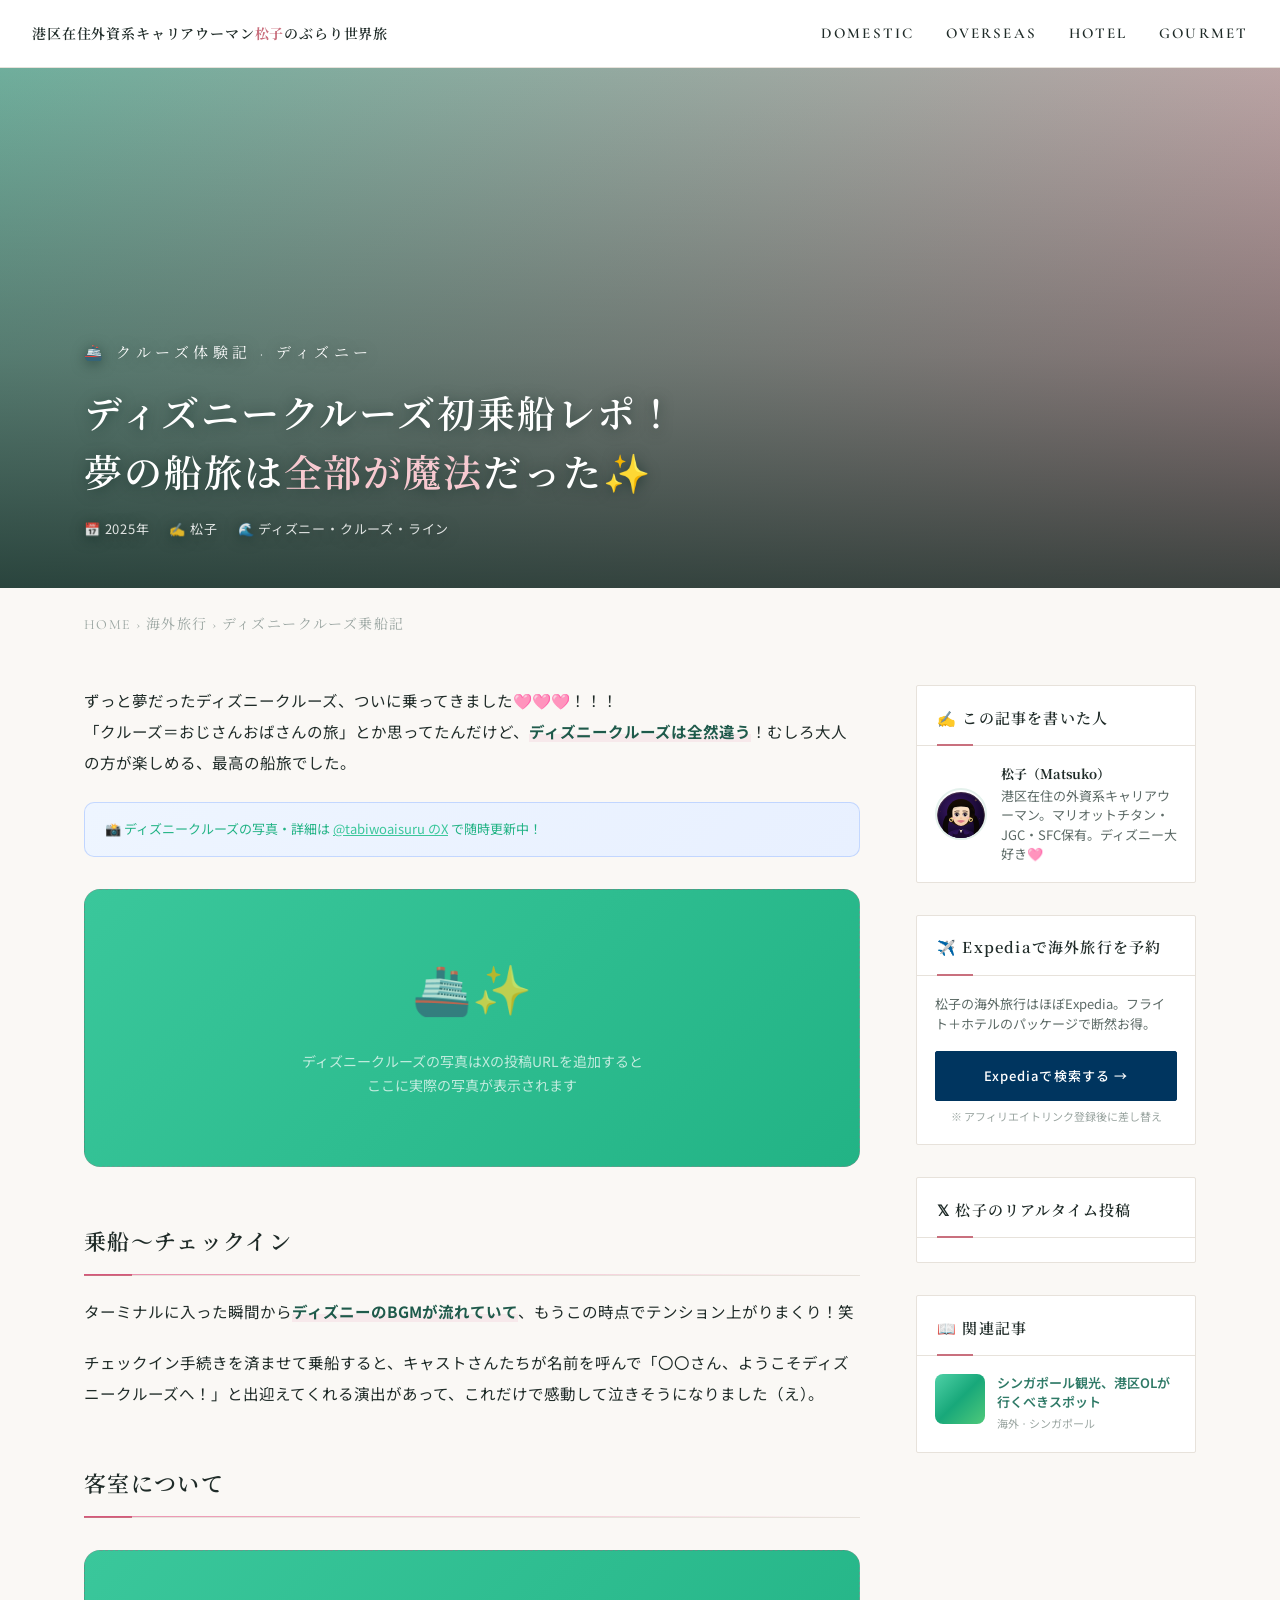
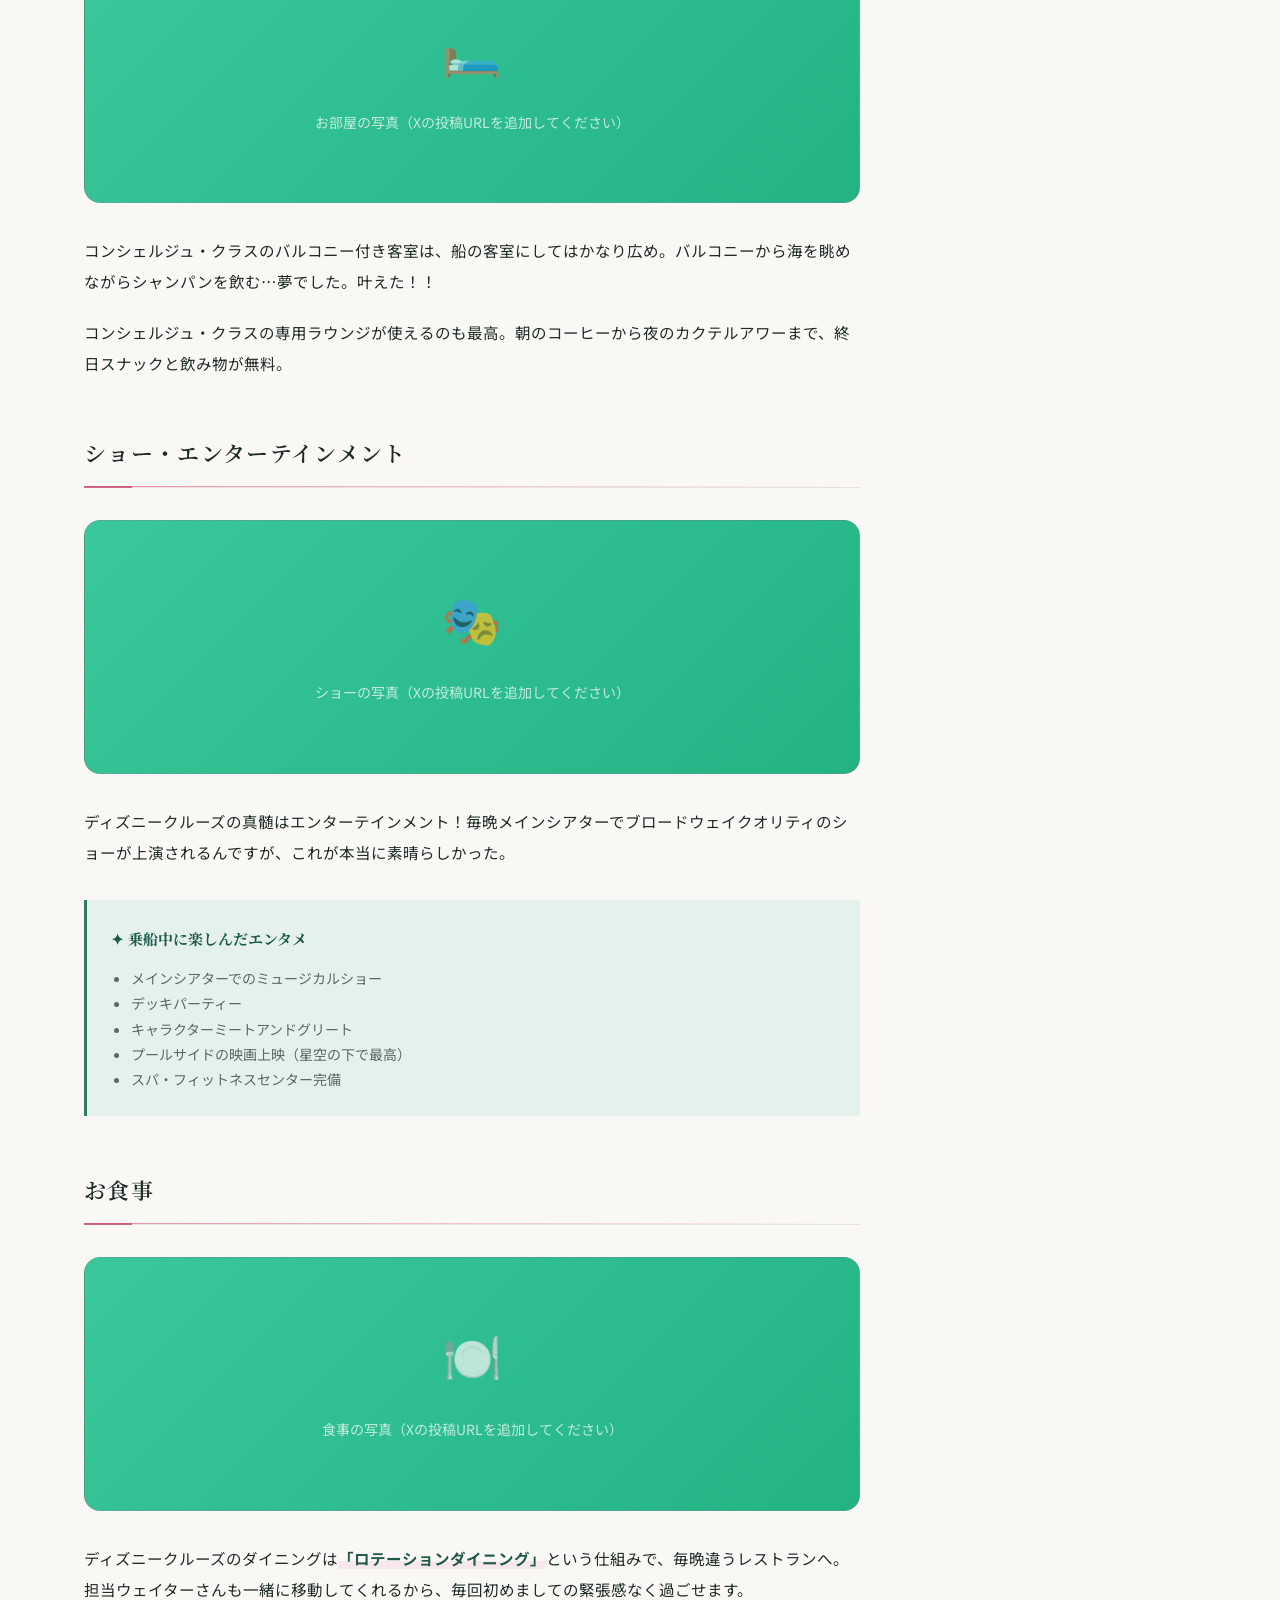
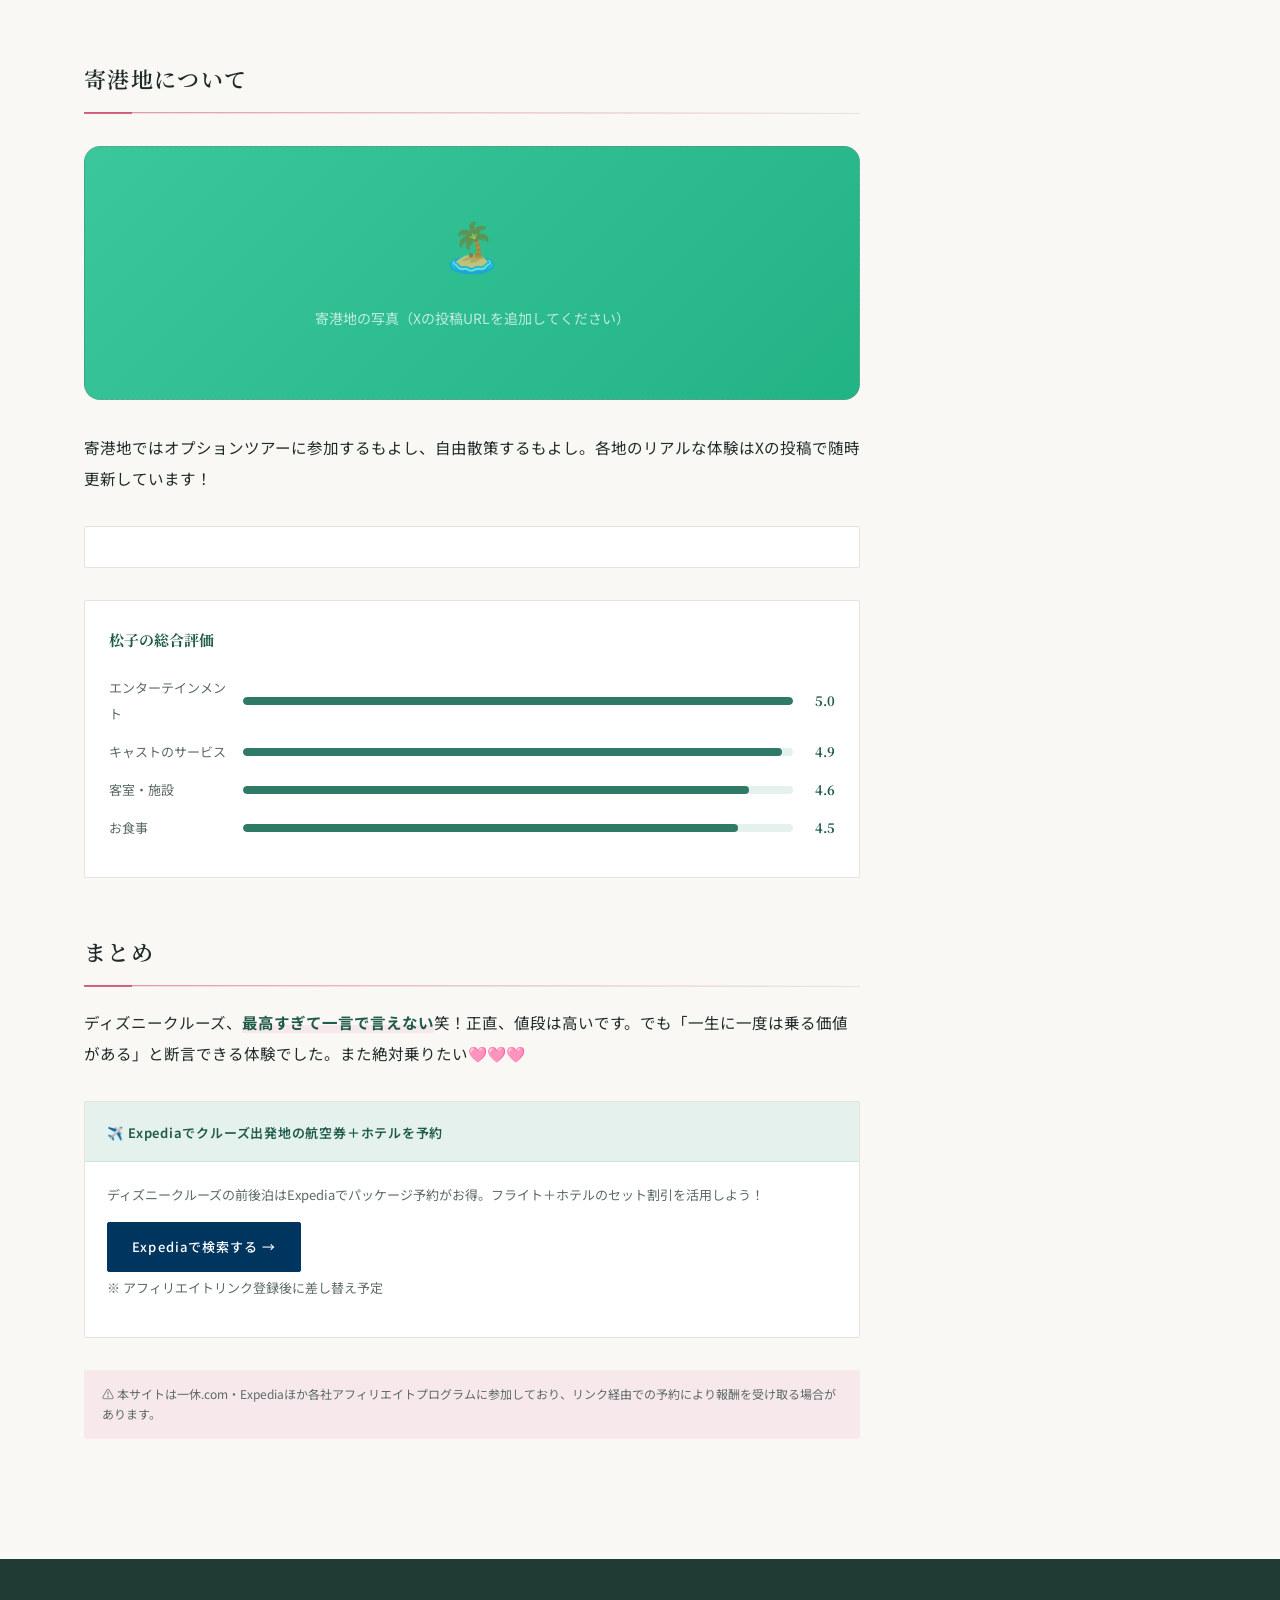
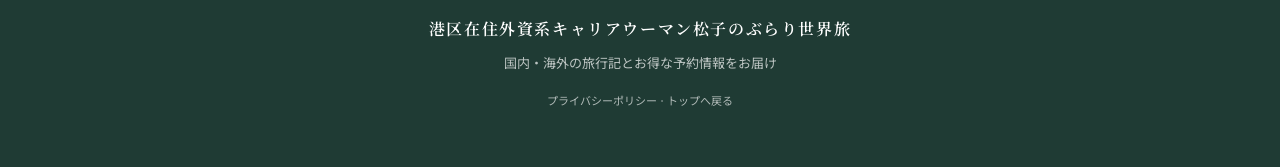
<file: disney-cruise.html>
<!DOCTYPE html>
<html lang="ja">
<head>
<meta charset="UTF-8">
<meta name="viewport" content="width=device-width, initial-scale=1.0">
<title>ディズニークルーズ初乗船レポ！夢の船旅は全部が魔法だった | 松子のぶらり世界旅</title>
<link rel="icon" type="image/svg+xml" href="matsuko-icon.svg">
<style>
*,*::before,*::after{box-sizing:border-box;margin:0;padding:0}
:root{
  --c1:#0fa97c;--c2:#0a9470;
  --acc:#e0457b;--acc2:#ee6a9d;--acc3:#f7a6c4;
  --rose:#c93070;--bg:#eaf7f1;--s1:#ffffff;--t1:#083e2e;--t2:#4a665b;--tm:#8fa89c;
  --gold:linear-gradient(135deg,#ff80b0,#ffb8d3,#ff80b0);
}
html{scroll-behavior:smooth}
body{font-family:-apple-system,BlinkMacSystemFont,'Hiragino Sans','Noto Sans JP',sans-serif;background:var(--bg);color:var(--t1);line-height:1.7}
a{color:inherit;text-decoration:none}
img{max-width:100%;display:block}

header{background:var(--c1);padding:0 1.5rem;position:sticky;top:0;z-index:100;display:flex;align-items:center;justify-content:space-between;height:60px;border-bottom:1px solid rgba(224,69,123,0.3)}
.logo{color:#fff;font-size:15px;font-weight:700;letter-spacing:.04em;line-height:1.3}
.logo span{background:var(--gold);-webkit-background-clip:text;-webkit-text-fill-color:transparent;background-clip:text}
nav a{color:rgba(255,255,255,0.9);font-size:13px;margin-left:1.5rem}
nav a:hover{color:#ffa3c6}

.gold-strip{height:3px;background:linear-gradient(90deg,transparent,#e0457b,#f7a6c4,#e0457b,transparent)}

.article-hero{position:relative;height:440px;overflow:hidden;display:flex;align-items:flex-end;padding:2.5rem}
.article-hero-bg{position:absolute;inset:0;background:linear-gradient(160deg,#4fd1a7 0%,#3ac79b 30%,#2dbd90 60%,#18a87a 100%)}
.article-hero-sparkle{position:absolute;inset:0;background-image:radial-gradient(circle at 20% 40%,rgba(224,69,123,0.25) 0%,transparent 50%),radial-gradient(circle at 75% 60%,rgba(201,48,112,0.2) 0%,transparent 40%)}
.article-hero-overlay{position:absolute;inset:0;background:linear-gradient(to top,rgba(6,95,70,0.7) 0%,rgba(6,95,70,0.1) 70%,transparent 100%)}
.article-hero-content{position:relative;z-index:1;max-width:800px}
.article-eyebrow{display:inline-flex;align-items:center;gap:8px;background:rgba(224,69,123,0.2);border:0.5px solid rgba(224,69,123,0.4);color:var(--acc2);font-size:12px;padding:5px 14px;border-radius:20px;margin-bottom:1rem;letter-spacing:.08em}
.article-hero-content h1{font-size:clamp(22px,4vw,38px);font-weight:700;color:#fff;line-height:1.4;margin-bottom:1rem;text-shadow:0 2px 20px rgba(0,0,0,0.5)}
.article-hero-content h1 em{background:var(--gold);-webkit-background-clip:text;-webkit-text-fill-color:transparent;background-clip:text;font-style:normal}
.article-meta{display:flex;gap:1.25rem;color:rgba(255,255,255,0.6);font-size:13px}

.container{max-width:960px;margin:0 auto;padding:0 1.5rem}
.article-layout{display:grid;grid-template-columns:1fr 280px;gap:2.5rem;padding:2.5rem 0}
@media(max-width:768px){.article-layout{grid-template-columns:1fr}.article-sidebar{display:none}}

.article-body{font-size:15px;line-height:1.9;color:var(--t1)}
.article-body h2{font-size:20px;font-weight:700;margin:2.5rem 0 1rem;padding-bottom:.5rem;position:relative}
.article-body h2::after{content:"";position:absolute;bottom:0;left:0;width:100%;height:1px;background:linear-gradient(90deg,rgba(224,69,123,0.6),transparent)}
.article-body h2::before{content:"";position:absolute;bottom:-1px;left:0;width:60px;height:2px;background:linear-gradient(90deg,#e0457b,#c93070)}
.article-body h3{font-size:17px;font-weight:700;margin:1.75rem 0 .75rem;color:var(--c2)}
.article-body p{margin-bottom:1.25rem}
.article-body strong{color:var(--c1);font-weight:700}

.tweet-gallery{margin:2rem 0}
.tweet-gallery-head{font-size:13px;color:var(--tm);margin-bottom:.875rem;font-weight:600;letter-spacing:.04em}
.tweet-row{display:grid;grid-template-columns:1fr 1fr;gap:1rem;margin-bottom:1rem}
@media(max-width:600px){.tweet-row{grid-template-columns:1fr}}
.tweet-embed-box{background:var(--s1);border-radius:16px;overflow:hidden;margin:2rem 0;border:0.5px solid rgba(224,69,123,0.2);box-shadow:0 4px 20px rgba(5,59,46,0.08);padding:1.25rem}

.photo-placeholder-box{background:linear-gradient(135deg,#3ac79b,#22b385);border-radius:16px;padding:3rem 2rem;text-align:center;margin:2rem 0;color:rgba(255,255,255,0.7);border:1px dashed rgba(224,69,123,0.3)}
.photo-placeholder-box .icon{font-size:48px;margin-bottom:1rem}
.photo-placeholder-box p{font-size:14px;line-height:1.7}

.highlight-box{background:linear-gradient(135deg,#effaf4,#fdf0f5);border:0.5px solid rgba(224,69,123,0.3);border-radius:12px;padding:1.5rem;margin:2rem 0}
.highlight-box h4{font-size:15px;font-weight:700;margin-bottom:.75rem;color:var(--c1)}
.highlight-box ul{padding-left:1.25rem;font-size:14px;color:var(--t2);line-height:1.8}

.info-note{background:linear-gradient(135deg,#eef5ff,#e8f0ff);border:0.5px solid rgba(100,150,255,0.3);border-radius:10px;padding:1rem 1.25rem;margin:1.5rem 0;font-size:13px;color:#22b385;line-height:1.6}

.rating-box{background:var(--s1);border-radius:16px;border:0.5px solid rgba(224,69,123,0.25);padding:1.5rem;margin:2rem 0;box-shadow:0 2px 12px rgba(5,59,46,0.06)}
.rating-box h4{font-size:15px;font-weight:700;margin-bottom:1.25rem;color:var(--c1)}
.rating-row{display:flex;align-items:center;gap:.875rem;margin-bottom:.75rem}
.rating-label{width:120px;font-size:13px;color:var(--t2);flex-shrink:0}
.rating-bar{flex:1;height:8px;background:#e6f6ee;border-radius:4px;overflow:hidden}
.rating-fill{height:100%;border-radius:4px;background:linear-gradient(90deg,#e0457b,#c93070)}
.rating-score{font-size:13px;font-weight:700;color:var(--c1);width:28px;text-align:right}

.aff-card{border-radius:14px;overflow:hidden;background:var(--s1);border:0.5px solid rgba(224,69,123,0.25);margin:2rem 0;box-shadow:0 2px 12px rgba(5,59,46,0.06)}
.aff-card-head{padding:.875rem 1.25rem;background:linear-gradient(135deg,var(--c1),var(--c2))}
.aff-card-head span{color:#fff;font-size:13px;font-weight:600;letter-spacing:.04em}
.aff-card-body{padding:1.125rem 1.25rem}
.aff-card-body p{font-size:13px;color:var(--t2);margin-bottom:1rem;line-height:1.6}
.btn-aff{display:inline-block;padding:10px 20px;border-radius:30px;font-size:13px;font-weight:600;transition:opacity .2s;letter-spacing:.03em}
.btn-aff:hover{opacity:.85}
.btn-expedia{background:linear-gradient(135deg,#00355f,#0057a0);color:#fff;box-shadow:0 3px 14px rgba(0,53,95,0.25)}
.placeholder-note{font-size:11px;color:var(--tm);margin-top:6px}

.breadcrumb{padding:1rem 0;font-size:13px;color:var(--tm)}
.breadcrumb a{color:var(--tm)}

.widget{background:var(--s1);border-radius:14px;border:0.5px solid rgba(224,69,123,0.2);overflow:hidden;margin-bottom:1.5rem;box-shadow:0 2px 12px rgba(5,59,46,0.05)}
.widget-head{padding:.875rem 1.125rem;background:linear-gradient(135deg,var(--c1),var(--c2));color:#fff;font-size:13px;font-weight:700;letter-spacing:.05em}
.widget-body{padding:1.125rem}
.profile-mini{display:flex;align-items:center;gap:.875rem}
.profile-mini-avatar{width:52px;height:52px;border-radius:50%;flex-shrink:0;overflow:hidden;border:2px solid rgba(224,69,123,0.5)}
.profile-mini-text{font-size:13px;color:var(--t2);line-height:1.5}
.profile-mini-text strong{display:block;color:var(--c1);margin-bottom:2px}

.aff-disclaimer{background:linear-gradient(135deg,#effaf4,#fdf0f5);border:0.5px solid rgba(224,69,123,0.3);border-radius:10px;padding:.875rem 1.125rem;font-size:12px;color:var(--t2);margin-top:2rem;line-height:1.7}

footer{background:var(--c1);border-top:1px solid rgba(224,69,123,0.2);color:rgba(255,255,255,0.85);text-align:center;padding:2.5rem 1rem;font-size:13px;margin-top:3rem}
.footer-title{font-size:16px;font-weight:700;margin-bottom:.375rem;background:var(--gold);-webkit-background-clip:text;-webkit-text-fill-color:transparent;background-clip:text}
footer a{color:rgba(255,255,255,0.8)}
header .logo,header nav a,.aff-label,.widget-head,.aff-card-head span,.profile-text,footer,footer a{text-shadow:0 1px 3px rgba(0,100,72,0.45)}
.logo,.widget-head,.aff-card-head span{font-weight:700}
.logo span,.profile-text h3,.footer-title{text-shadow:none;filter:drop-shadow(0 1px 2px rgba(0,100,72,0.35))}
.logo span{background:linear-gradient(135deg,#c2185b,#e0407f,#c2185b);-webkit-background-clip:text;background-clip:text;-webkit-text-fill-color:transparent}
</style>
<link rel="preconnect" href="https://fonts.googleapis.com"><link rel="preconnect" href="https://fonts.gstatic.com" crossorigin>
<link href="https://fonts.googleapis.com/css2?family=Cormorant+Garamond:wght@500;600;700&family=Noto+Sans+JP:wght@400;500;700&family=Noto+Serif+JP:wght@500;600;700&display=swap" rel="stylesheet">
<link rel="stylesheet" href="theme.css">
</head>
<body>

<header>
  <a href="index.html" class="logo">港区在住外資系キャリアウーマン<span>松子</span>のぶらり世界旅</a>
  <nav>
    <a href="index.html">Domestic</a>
    <a href="index.html">Overseas</a>
    <a href="index.html">Hotel</a>
    <a href="index.html">Gourmet</a>
  </nav>
</header>

<div class="gold-strip"></div>

<section class="article-hero">
  <div class="article-hero-bg"></div>
  <div class="article-hero-sparkle"></div>
  <div class="article-hero-overlay"></div>
  <div class="article-hero-content container">
    <div class="article-eyebrow">🚢 クルーズ体験記 · ディズニー</div>
    <h1>ディズニークルーズ初乗船レポ！<br>夢の船旅は<em>全部が魔法</em>だった✨</h1>
    <div class="article-meta">
      <span>📅 2025年</span>
      <span>✍️ 松子</span>
      <span>🌊 ディズニー・クルーズ・ライン</span>
    </div>
  </div>
</section>

<div class="container">
  <div class="breadcrumb">
    <a href="index.html">HOME</a> › <a href="index.html">海外旅行</a> › ディズニークルーズ乗船記
  </div>

  <div class="article-layout">
    <article class="article-body">

      <p>ずっと夢だったディズニークルーズ、ついに乗ってきました🩷🩷🩷！！！<br>
      「クルーズ＝おじさんおばさんの旅」とか思ってたんだけど、<strong>ディズニークルーズは全然違う</strong>！むしろ大人の方が楽しめる、最高の船旅でした。</p>

      <div class="info-note">
        📸 ディズニークルーズの写真・詳細は <a href="https://x.com/tabiwoaisuru" target="_blank" rel="noopener" style="color:#3ac79b;text-decoration:underline">@tabiwoaisuru のX</a> で随時更新中！
      </div>

      <div class="photo-placeholder-box">
        <div class="icon">🚢✨</div>
        <p>ディズニークルーズの写真はXの投稿URLを追加すると<br>ここに実際の写真が表示されます</p>
      </div>

      <h2>乗船〜チェックイン</h2>

      <p>ターミナルに入った瞬間から<strong>ディズニーのBGMが流れていて</strong>、もうこの時点でテンション上がりまくり！笑</p>

      <p>チェックイン手続きを済ませて乗船すると、キャストさんたちが名前を呼んで「〇〇さん、ようこそディズニークルーズへ！」と出迎えてくれる演出があって、これだけで感動して泣きそうになりました（え）。</p>

      <h2>客室について</h2>

      <div class="photo-placeholder-box">
        <div class="icon">🛏️</div>
        <p>お部屋の写真（Xの投稿URLを追加してください）</p>
      </div>

      <p>コンシェルジュ・クラスのバルコニー付き客室は、船の客室にしてはかなり広め。バルコニーから海を眺めながらシャンパンを飲む…夢でした。叶えた！！</p>

      <p>コンシェルジュ・クラスの専用ラウンジが使えるのも最高。朝のコーヒーから夜のカクテルアワーまで、終日スナックと飲み物が無料。</p>

      <h2>ショー・エンターテインメント</h2>

      <div class="photo-placeholder-box">
        <div class="icon">🎭</div>
        <p>ショーの写真（Xの投稿URLを追加してください）</p>
      </div>

      <p>ディズニークルーズの真髄はエンターテインメント！毎晩メインシアターでブロードウェイクオリティのショーが上演されるんですが、これが本当に素晴らしかった。</p>

      <div class="highlight-box">
        <h4>✦ 乗船中に楽しんだエンタメ</h4>
        <ul>
          <li>メインシアターでのミュージカルショー</li>
          <li>デッキパーティー</li>
          <li>キャラクターミートアンドグリート</li>
          <li>プールサイドの映画上映（星空の下で最高）</li>
          <li>スパ・フィットネスセンター完備</li>
        </ul>
      </div>

      <h2>お食事</h2>

      <div class="photo-placeholder-box">
        <div class="icon">🍽️</div>
        <p>食事の写真（Xの投稿URLを追加してください）</p>
      </div>

      <p>ディズニークルーズのダイニングは<strong>「ロテーションダイニング」</strong>という仕組みで、毎晩違うレストランへ。担当ウェイターさんも一緒に移動してくれるから、毎回初めましての緊張感なく過ごせます。</p>

      <h2>寄港地について</h2>

      <div class="photo-placeholder-box">
        <div class="icon">🏝️</div>
        <p>寄港地の写真（Xの投稿URLを追加してください）</p>
      </div>

      <p>寄港地ではオプションツアーに参加するもよし、自由散策するもよし。各地のリアルな体験はXの投稿で随時更新しています！</p>

      <div class="tweet-embed-box">
        <blockquote class="twitter-tweet" data-lang="ja" data-theme="light">
          <a href="https://x.com/tabiwoaisuru"></a>
        </blockquote>
      </div>

      <div class="rating-box">
        <h4>松子の総合評価</h4>
        <div class="rating-row">
          <span class="rating-label">エンターテインメント</span>
          <div class="rating-bar"><div class="rating-fill" style="width:100%"></div></div>
          <span class="rating-score">5.0</span>
        </div>
        <div class="rating-row">
          <span class="rating-label">キャストのサービス</span>
          <div class="rating-bar"><div class="rating-fill" style="width:98%"></div></div>
          <span class="rating-score">4.9</span>
        </div>
        <div class="rating-row">
          <span class="rating-label">客室・施設</span>
          <div class="rating-bar"><div class="rating-fill" style="width:92%"></div></div>
          <span class="rating-score">4.6</span>
        </div>
        <div class="rating-row">
          <span class="rating-label">お食事</span>
          <div class="rating-bar"><div class="rating-fill" style="width:90%"></div></div>
          <span class="rating-score">4.5</span>
        </div>
      </div>

      <h2>まとめ</h2>
      <p>ディズニークルーズ、<strong>最高すぎて一言で言えない</strong>笑！正直、値段は高いです。でも「一生に一度は乗る価値がある」と断言できる体験でした。また絶対乗りたい🩷🩷🩷</p>

      <div class="aff-card">
        <div class="aff-card-head"><span>✈️ Expediaでクルーズ出発地の航空券＋ホテルを予約</span></div>
        <div class="aff-card-body">
          <p>ディズニークルーズの前後泊はExpediaでパッケージ予約がお得。フライト＋ホテルのセット割引を活用しよう！</p>
          <a href="#" class="btn-aff btn-expedia">Expediaで検索する →</a>
          <p class="placeholder-note">※ アフィリエイトリンク登録後に差し替え予定</p>
        </div>
      </div>

      <div class="aff-disclaimer">
        ⚠️ 本サイトは一休.com・Expediaほか各社アフィリエイトプログラムに参加しており、リンク経由での予約により報酬を受け取る場合があります。
      </div>
    </article>

    <aside class="article-sidebar">
      <div class="widget">
        <div class="widget-head">✍️ この記事を書いた人</div>
        <div class="widget-body">
          <div class="profile-mini">
            <div class="profile-mini-avatar"><img src="matsuko-icon.svg" alt="松子" width="52" height="52"></div>
            <div class="profile-mini-text">
              <strong>松子（Matsuko）</strong>
              港区在住の外資系キャリアウーマン。マリオットチタン・JGC・SFC保有。ディズニー大好き🩷
            </div>
          </div>
        </div>
      </div>

      <div class="widget">
        <div class="widget-head">✈️ Expediaで海外旅行を予約</div>
        <div class="widget-body">
          <p style="font-size:13px;color:var(--t2);margin-bottom:1rem;line-height:1.6">松子の海外旅行はほぼExpedia。フライト＋ホテルのパッケージで断然お得。</p>
          <a href="#" class="btn-aff btn-expedia" style="display:block;text-align:center;padding:12px">Expediaで検索する →</a>
          <p class="placeholder-note" style="margin-top:6px;text-align:center">※ アフィリエイトリンク登録後に差し替え</p>
        </div>
      </div>

      <div class="widget">
        <div class="widget-head">𝕏 松子のリアルタイム投稿</div>
        <div class="widget-body" style="padding:.75rem">
          <blockquote class="twitter-tweet" data-lang="ja" data-theme="light">
            <a href="https://x.com/tabiwoaisuru/status/1993932239659471070"></a>
          </blockquote>
        </div>
      </div>

      <div class="widget">
        <div class="widget-head">📖 関連記事</div>
        <div class="widget-body">
          <a href="singapore.html" style="display:flex;gap:.75rem;align-items:flex-start">
            <div style="width:50px;height:50px;border-radius:8px;flex-shrink:0;background:linear-gradient(135deg,#4fd1a7,#18a87a,#4fc97a)"></div>
            <div>
              <div style="font-size:13px;font-weight:600;color:var(--c1);line-height:1.4">シンガポール観光、港区OLが行くべきスポット</div>
              <div style="font-size:11px;color:var(--tm);margin-top:3px">海外 · シンガポール</div>
            </div>
          </a>
        </div>
      </div>
    </aside>
  </div>
</div>

<footer>
  <p class="footer-title">港区在住外資系キャリアウーマン松子のぶらり世界旅</p>
  <p>国内・海外の旅行記とお得な予約情報をお届け</p>
  <p style="margin-top:1rem;font-size:11px"><a href="#">プライバシーポリシー</a> · <a href="index.html">トップへ戻る</a></p>
</footer>

<script async src="https://platform.twitter.com/widgets.js" charset="utf-8"></script>
</body>
</html>
</file>
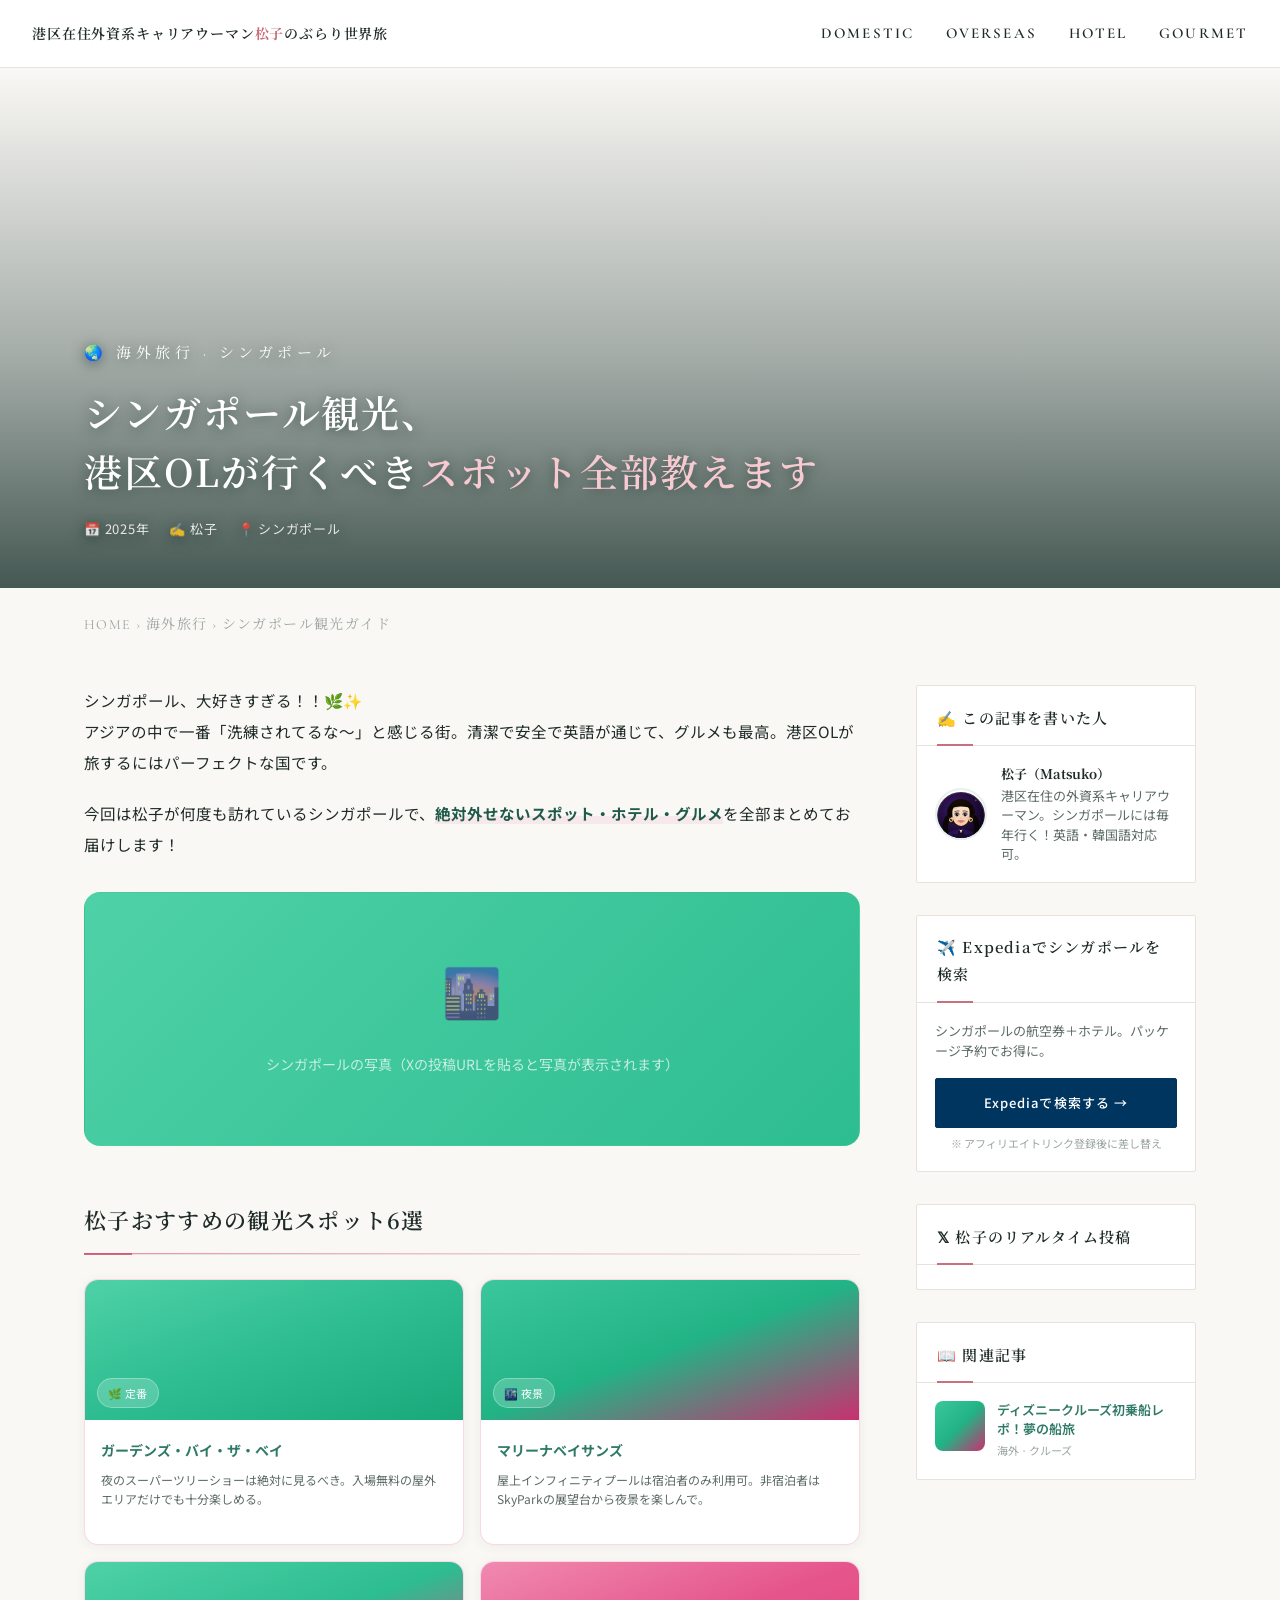
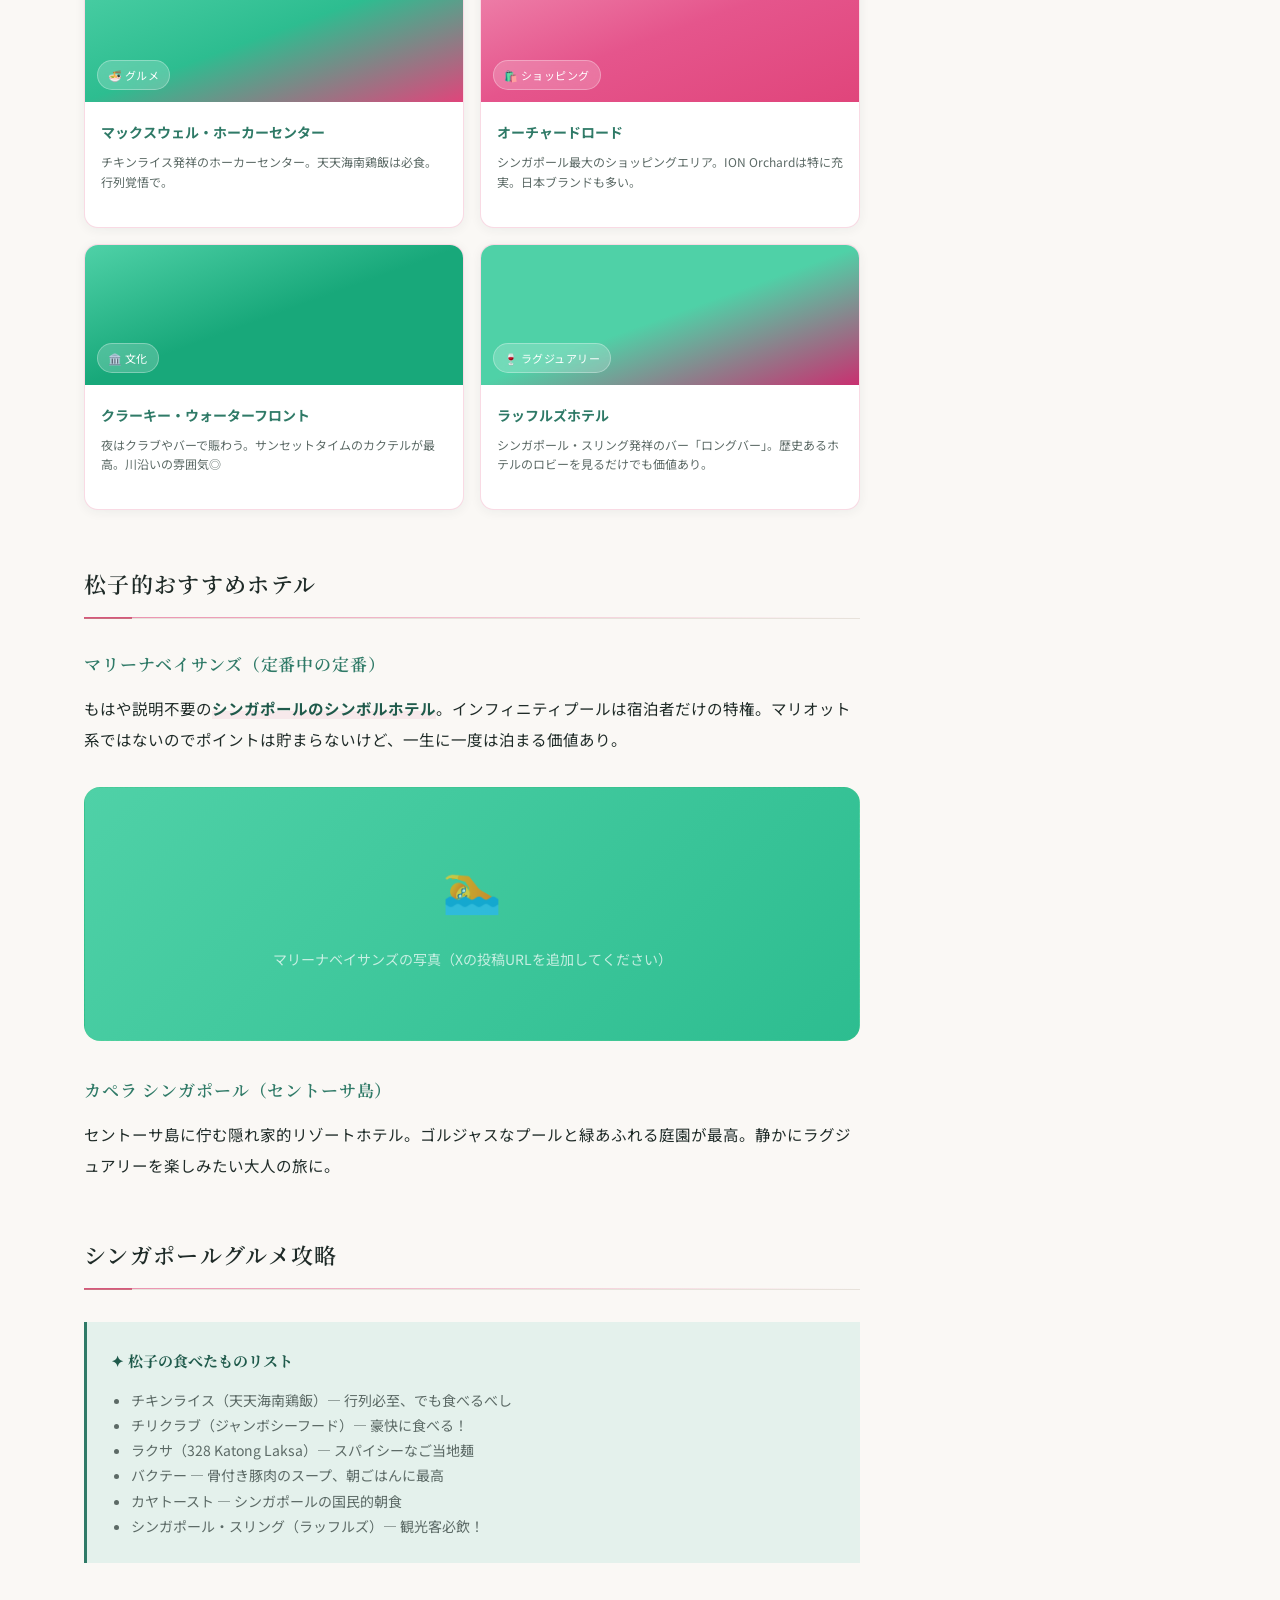
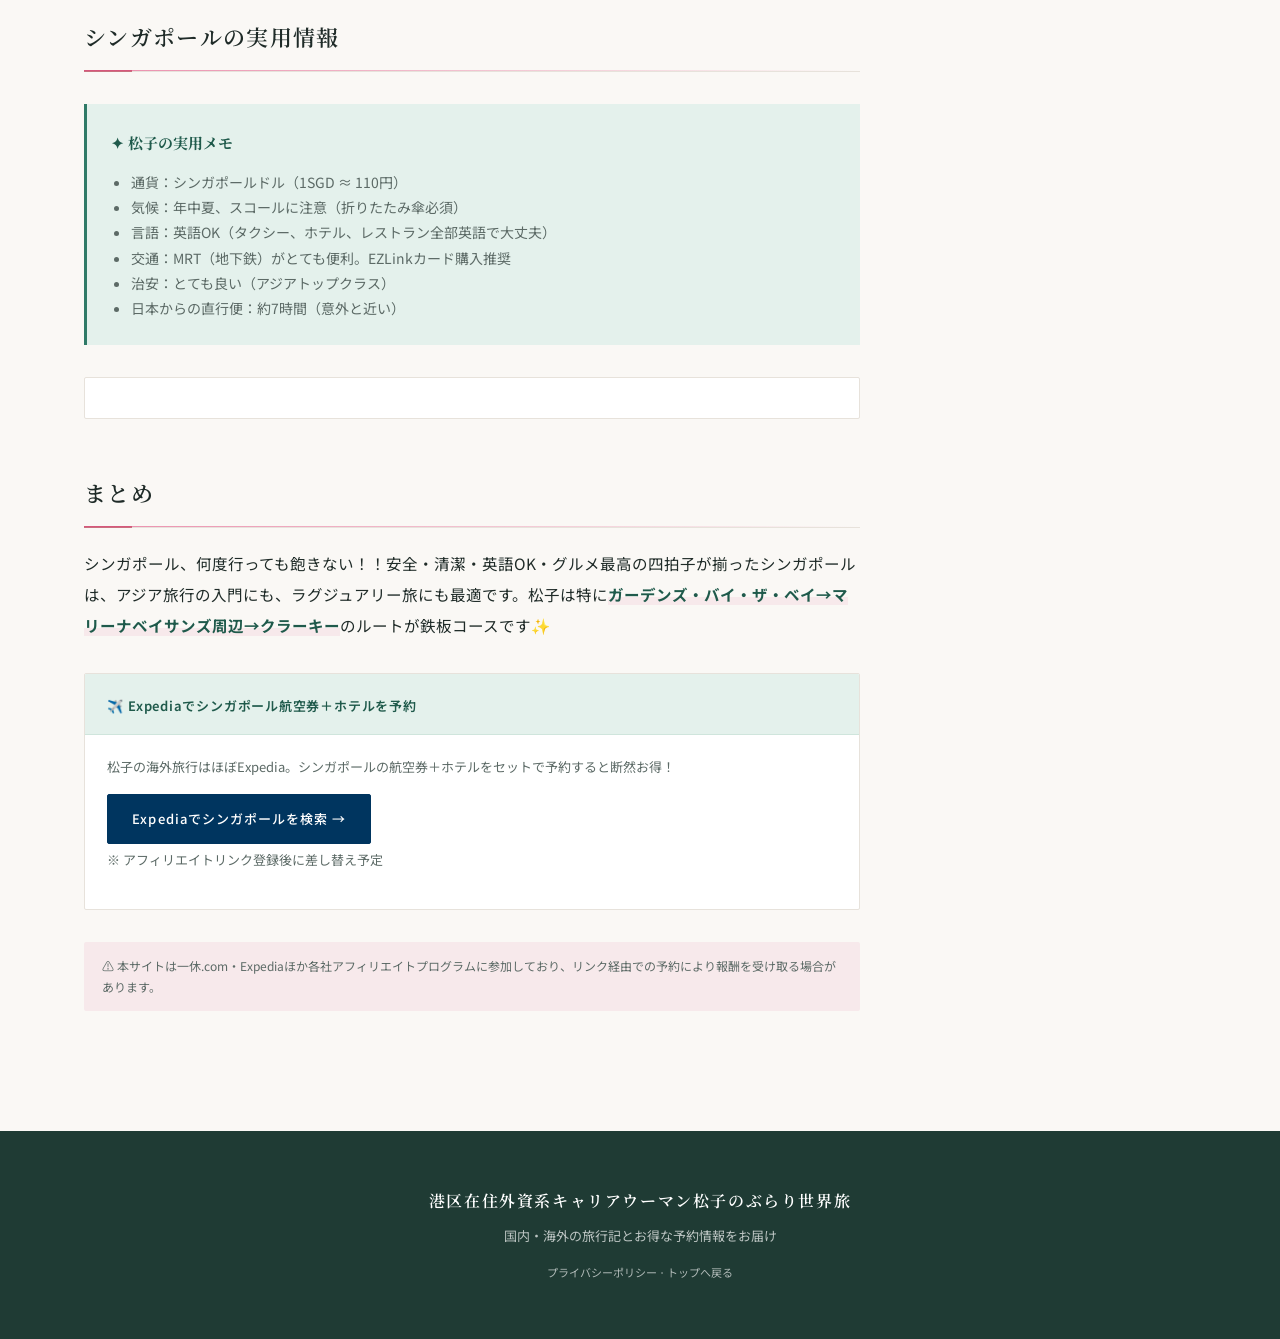
<file: singapore.html>
<!DOCTYPE html>
<html lang="ja">
<head>
<meta charset="UTF-8">
<meta name="viewport" content="width=device-width, initial-scale=1.0">
<title>シンガポール観光、港区外資系OLが行くべきスポット全部教えます | 松子のぶらり世界旅</title>
<link rel="icon" type="image/svg+xml" href="matsuko-icon.svg">
<style>
*,*::before,*::after{box-sizing:border-box;margin:0;padding:0}
:root{
  --c1:#0fa97c;--c2:#0a9470;
  --acc:#e0457b;--acc2:#ee6a9d;--acc3:#f7a6c4;
  --rose:#c93070;--bg:#eaf7f1;--s1:#ffffff;--t1:#083e2e;--t2:#4a665b;--tm:#8fa89c;
  --gold:linear-gradient(135deg,#ff80b0,#ffb8d3,#ff80b0);
}
html{scroll-behavior:smooth}
body{font-family:-apple-system,BlinkMacSystemFont,'Hiragino Sans','Noto Sans JP',sans-serif;background:var(--bg);color:var(--t1);line-height:1.7}
a{color:inherit;text-decoration:none}
img{max-width:100%;display:block}

header{background:var(--c1);padding:0 1.5rem;position:sticky;top:0;z-index:100;display:flex;align-items:center;justify-content:space-between;height:60px;border-bottom:1px solid rgba(224,69,123,0.3)}
.logo{color:#fff;font-size:15px;font-weight:700;letter-spacing:.04em;line-height:1.3}
.logo span{background:var(--gold);-webkit-background-clip:text;-webkit-text-fill-color:transparent;background-clip:text}
nav a{color:rgba(255,255,255,0.9);font-size:13px;margin-left:1.5rem}
nav a:hover{color:#ffa3c6}

.gold-strip{height:3px;background:linear-gradient(90deg,transparent,#e0457b,#f7a6c4,#e0457b,transparent)}

.article-hero{position:relative;height:440px;overflow:hidden;display:flex;align-items:flex-end;padding:2.5rem}
.article-hero-bg{position:absolute;inset:0;background:linear-gradient(160deg,#4fd1a7 0%,#4fd1a7 30%,#2dbd90 60%,#18a87a 85%,#18a87a 100%)}
.article-hero-sparkle{position:absolute;inset:0;background-image:radial-gradient(circle at 25% 50%,rgba(224,69,123,0.2) 0%,transparent 50%),radial-gradient(circle at 80% 30%,rgba(79,201,122,0.15) 0%,transparent 40%)}
.article-hero-overlay{position:absolute;inset:0;background:linear-gradient(to top,rgba(6,95,70,0.7) 0%,rgba(6,95,70,0.1) 70%,transparent 100%)}
.article-hero-content{position:relative;z-index:1;max-width:800px}
.article-eyebrow{display:inline-flex;align-items:center;gap:8px;background:rgba(224,69,123,0.2);border:0.5px solid rgba(224,69,123,0.4);color:var(--acc2);font-size:12px;padding:5px 14px;border-radius:20px;margin-bottom:1rem;letter-spacing:.08em}
.article-hero-content h1{font-size:clamp(22px,4vw,38px);font-weight:700;color:#fff;line-height:1.4;margin-bottom:1rem;text-shadow:0 2px 20px rgba(0,0,0,0.5)}
.article-hero-content h1 em{background:var(--gold);-webkit-background-clip:text;-webkit-text-fill-color:transparent;background-clip:text;font-style:normal}
.article-meta{display:flex;gap:1.25rem;color:rgba(255,255,255,0.6);font-size:13px}

.container{max-width:960px;margin:0 auto;padding:0 1.5rem}
.article-layout{display:grid;grid-template-columns:1fr 280px;gap:2.5rem;padding:2.5rem 0}
@media(max-width:768px){.article-layout{grid-template-columns:1fr}.article-sidebar{display:none}}

.article-body{font-size:15px;line-height:1.9;color:var(--t1)}
.article-body h2{font-size:20px;font-weight:700;margin:2.5rem 0 1rem;padding-bottom:.5rem;position:relative}
.article-body h2::after{content:"";position:absolute;bottom:0;left:0;width:100%;height:1px;background:linear-gradient(90deg,rgba(224,69,123,0.6),transparent)}
.article-body h2::before{content:"";position:absolute;bottom:-1px;left:0;width:60px;height:2px;background:linear-gradient(90deg,#e0457b,#c93070)}
.article-body h3{font-size:17px;font-weight:700;margin:1.75rem 0 .75rem;color:var(--c2)}
.article-body p{margin-bottom:1.25rem}
.article-body strong{color:var(--c1);font-weight:700}

.spot-cards{display:grid;grid-template-columns:1fr 1fr;gap:1rem;margin:1.5rem 0}
@media(max-width:560px){.spot-cards{grid-template-columns:1fr}}
.spot-card{background:var(--s1);border-radius:14px;overflow:hidden;border:0.5px solid rgba(224,69,123,0.2);box-shadow:0 2px 12px rgba(5,59,46,0.06);transition:transform .2s,box-shadow .2s}
.spot-card:hover{transform:translateY(-4px);box-shadow:0 8px 28px rgba(5,59,46,0.12)}
.spot-card-thumb{height:140px;display:flex;align-items:flex-end;padding:.75rem;position:relative}
.spot-card-thumb.s1{background:linear-gradient(160deg,#4fd1a7,#2dbd90,#18a87a)}
.spot-card-thumb.s2{background:linear-gradient(160deg,#3ac79b,#22b385,#c93070)}
.spot-card-thumb.s3{background:linear-gradient(160deg,#4fd1a7,#2dbd90,#e0457b)}
.spot-card-thumb.s4{background:linear-gradient(160deg,#f08ab0,#e5558c,#e0457b)}
.spot-card-thumb.s5{background:linear-gradient(160deg,#4fd1a7,#18a87a,#18a87a)}
.spot-card-thumb.s6{background:linear-gradient(160deg,#4fd1a7,#4fd1a7,#c93070)}
.spot-badge{background:rgba(255,255,255,0.2);backdrop-filter:blur(6px);color:#fff;font-size:11px;padding:3px 10px;border-radius:20px;border:0.5px solid rgba(255,255,255,0.3);letter-spacing:.04em}
.spot-card-body{padding:1rem}
.spot-card-body h4{font-size:14px;font-weight:700;margin-bottom:.375rem;color:var(--c1)}
.spot-card-body p{font-size:12px;color:var(--t2);line-height:1.6}

.photo-placeholder-box{background:linear-gradient(135deg,#4fd1a7,#2dbd90);border-radius:16px;padding:3rem 2rem;text-align:center;margin:2rem 0;color:rgba(255,255,255,0.7);border:1px dashed rgba(79,201,122,0.3)}
.photo-placeholder-box .icon{font-size:48px;margin-bottom:1rem}
.photo-placeholder-box p{font-size:14px;line-height:1.7}

.tweet-embed-box{background:var(--s1);border-radius:16px;overflow:hidden;margin:2rem 0;border:0.5px solid rgba(224,69,123,0.2);box-shadow:0 4px 20px rgba(5,59,46,0.08);padding:1.25rem}

.highlight-box{background:linear-gradient(135deg,#effaf4,#fdf0f5);border:0.5px solid rgba(224,69,123,0.3);border-radius:12px;padding:1.5rem;margin:2rem 0}
.highlight-box h4{font-size:15px;font-weight:700;margin-bottom:.75rem;color:var(--c1)}
.highlight-box ul{padding-left:1.25rem;font-size:14px;color:var(--t2);line-height:1.8}

.aff-card{border-radius:14px;overflow:hidden;background:var(--s1);border:0.5px solid rgba(224,69,123,0.25);margin:2rem 0;box-shadow:0 2px 12px rgba(5,59,46,0.06)}
.aff-card-head{padding:.875rem 1.25rem;background:linear-gradient(135deg,var(--c1),var(--c2))}
.aff-card-head span{color:#fff;font-size:13px;font-weight:600;letter-spacing:.04em}
.aff-card-body{padding:1.125rem 1.25rem}
.aff-card-body p{font-size:13px;color:var(--t2);margin-bottom:1rem;line-height:1.6}
.btn-aff{display:inline-block;padding:10px 20px;border-radius:30px;font-size:13px;font-weight:600;transition:opacity .2s;letter-spacing:.03em}
.btn-aff:hover{opacity:.85}
.btn-expedia{background:linear-gradient(135deg,#00355f,#0057a0);color:#fff;box-shadow:0 3px 14px rgba(0,53,95,0.25)}
.placeholder-note{font-size:11px;color:var(--tm);margin-top:6px}

.breadcrumb{padding:1rem 0;font-size:13px;color:var(--tm)}
.breadcrumb a{color:var(--tm)}

.widget{background:var(--s1);border-radius:14px;border:0.5px solid rgba(224,69,123,0.2);overflow:hidden;margin-bottom:1.5rem;box-shadow:0 2px 12px rgba(5,59,46,0.05)}
.widget-head{padding:.875rem 1.125rem;background:linear-gradient(135deg,var(--c1),var(--c2));color:#fff;font-size:13px;font-weight:700;letter-spacing:.05em}
.widget-body{padding:1.125rem}
.profile-mini{display:flex;align-items:center;gap:.875rem}
.profile-mini-avatar{width:52px;height:52px;border-radius:50%;flex-shrink:0;overflow:hidden;border:2px solid rgba(224,69,123,0.5)}
.profile-mini-text{font-size:13px;color:var(--t2);line-height:1.5}
.profile-mini-text strong{display:block;color:var(--c1);margin-bottom:2px}

.aff-disclaimer{background:linear-gradient(135deg,#effaf4,#fdf0f5);border:0.5px solid rgba(224,69,123,0.3);border-radius:10px;padding:.875rem 1.125rem;font-size:12px;color:var(--t2);margin-top:2rem;line-height:1.7}

footer{background:var(--c1);border-top:1px solid rgba(224,69,123,0.2);color:rgba(255,255,255,0.85);text-align:center;padding:2.5rem 1rem;font-size:13px;margin-top:3rem}
.footer-title{font-size:16px;font-weight:700;margin-bottom:.375rem;background:var(--gold);-webkit-background-clip:text;-webkit-text-fill-color:transparent;background-clip:text}
footer a{color:rgba(255,255,255,0.8)}
header .logo,header nav a,.aff-label,.widget-head,.aff-card-head span,.profile-text,footer,footer a{text-shadow:0 1px 3px rgba(0,100,72,0.45)}
.logo,.widget-head,.aff-card-head span{font-weight:700}
.logo span,.profile-text h3,.footer-title{text-shadow:none;filter:drop-shadow(0 1px 2px rgba(0,100,72,0.35))}
.logo span{background:linear-gradient(135deg,#c2185b,#e0407f,#c2185b);-webkit-background-clip:text;background-clip:text;-webkit-text-fill-color:transparent}
</style>
<link rel="preconnect" href="https://fonts.googleapis.com"><link rel="preconnect" href="https://fonts.gstatic.com" crossorigin>
<link href="https://fonts.googleapis.com/css2?family=Cormorant+Garamond:wght@500;600;700&family=Noto+Sans+JP:wght@400;500;700&family=Noto+Serif+JP:wght@500;600;700&display=swap" rel="stylesheet">
<link rel="stylesheet" href="theme.css">
</head>
<body>

<header>
  <a href="index.html" class="logo">港区在住外資系キャリアウーマン<span>松子</span>のぶらり世界旅</a>
  <nav>
    <a href="index.html">Domestic</a>
    <a href="index.html">Overseas</a>
    <a href="index.html">Hotel</a>
    <a href="index.html">Gourmet</a>
  </nav>
</header>

<div class="gold-strip"></div>

<section class="article-hero">
  <div class="article-hero-bg" style="background-image:url('https://images.unsplash.com/photo-1525625293386-3f8f99389edd?auto=format&fit=crop&w=2000&q=85')"></div>
  <div class="article-hero-sparkle"></div>
  <div class="article-hero-overlay"></div>
  <div class="article-hero-content container">
    <div class="article-eyebrow">🌏 海外旅行 · シンガポール</div>
    <h1>シンガポール観光、<br>港区OLが行くべき<em>スポット全部教えます</em></h1>
    <div class="article-meta">
      <span>📅 2025年</span>
      <span>✍️ 松子</span>
      <span>📍 シンガポール</span>
    </div>
  </div>
</section>

<div class="container">
  <div class="breadcrumb">
    <a href="index.html">HOME</a> › <a href="index.html">海外旅行</a> › シンガポール観光ガイド
  </div>

  <div class="article-layout">
    <article class="article-body">

      <p>シンガポール、大好きすぎる！！🌿✨<br>
      アジアの中で一番「洗練されてるな〜」と感じる街。清潔で安全で英語が通じて、グルメも最高。港区OLが旅するにはパーフェクトな国です。</p>

      <p>今回は松子が何度も訪れているシンガポールで、<strong>絶対外せないスポット・ホテル・グルメ</strong>を全部まとめてお届けします！</p>

      <div class="photo-placeholder-box">
        <div class="icon">🌆</div>
        <p>シンガポールの写真（Xの投稿URLを貼ると写真が表示されます）</p>
      </div>

      <h2>松子おすすめの観光スポット6選</h2>

      <div class="spot-cards">
        <div class="spot-card">
          <div class="spot-card-thumb s1"><span class="spot-badge">🌿 定番</span></div>
          <div class="spot-card-body">
            <h4>ガーデンズ・バイ・ザ・ベイ</h4>
            <p>夜のスーパーツリーショーは絶対に見るべき。入場無料の屋外エリアだけでも十分楽しめる。</p>
          </div>
        </div>
        <div class="spot-card">
          <div class="spot-card-thumb s2"><span class="spot-badge">🌃 夜景</span></div>
          <div class="spot-card-body">
            <h4>マリーナベイサンズ</h4>
            <p>屋上インフィニティプールは宿泊者のみ利用可。非宿泊者はSkyParkの展望台から夜景を楽しんで。</p>
          </div>
        </div>
        <div class="spot-card">
          <div class="spot-card-thumb s3"><span class="spot-badge">🍜 グルメ</span></div>
          <div class="spot-card-body">
            <h4>マックスウェル・ホーカーセンター</h4>
            <p>チキンライス発祥のホーカーセンター。天天海南鶏飯は必食。行列覚悟で。</p>
          </div>
        </div>
        <div class="spot-card">
          <div class="spot-card-thumb s4"><span class="spot-badge">🛍️ ショッピング</span></div>
          <div class="spot-card-body">
            <h4>オーチャードロード</h4>
            <p>シンガポール最大のショッピングエリア。ION Orchardは特に充実。日本ブランドも多い。</p>
          </div>
        </div>
        <div class="spot-card">
          <div class="spot-card-thumb s5"><span class="spot-badge">🏛️ 文化</span></div>
          <div class="spot-card-body">
            <h4>クラーキー・ウォーターフロント</h4>
            <p>夜はクラブやバーで賑わう。サンセットタイムのカクテルが最高。川沿いの雰囲気◎</p>
          </div>
        </div>
        <div class="spot-card">
          <div class="spot-card-thumb s6"><span class="spot-badge">🍷 ラグジュアリー</span></div>
          <div class="spot-card-body">
            <h4>ラッフルズホテル</h4>
            <p>シンガポール・スリング発祥のバー「ロングバー」。歴史あるホテルのロビーを見るだけでも価値あり。</p>
          </div>
        </div>
      </div>

      <h2>松子的おすすめホテル</h2>

      <h3>マリーナベイサンズ（定番中の定番）</h3>
      <p>もはや説明不要の<strong>シンガポールのシンボルホテル</strong>。インフィニティプールは宿泊者だけの特権。マリオット系ではないのでポイントは貯まらないけど、一生に一度は泊まる価値あり。</p>

      <div class="photo-placeholder-box">
        <div class="icon">🏊</div>
        <p>マリーナベイサンズの写真（Xの投稿URLを追加してください）</p>
      </div>

      <h3>カペラ シンガポール（セントーサ島）</h3>
      <p>セントーサ島に佇む隠れ家的リゾートホテル。ゴルジャスなプールと緑あふれる庭園が最高。静かにラグジュアリーを楽しみたい大人の旅に。</p>

      <h2>シンガポールグルメ攻略</h2>

      <div class="highlight-box">
        <h4>✦ 松子の食べたものリスト</h4>
        <ul>
          <li>チキンライス（天天海南鶏飯）— 行列必至、でも食べるべし</li>
          <li>チリクラブ（ジャンボシーフード）— 豪快に食べる！</li>
          <li>ラクサ（328 Katong Laksa）— スパイシーなご当地麺</li>
          <li>バクテー — 骨付き豚肉のスープ、朝ごはんに最高</li>
          <li>カヤトースト — シンガポールの国民的朝食</li>
          <li>シンガポール・スリング（ラッフルズ）— 観光客必飲！</li>
        </ul>
      </div>

      <h2>シンガポールの実用情報</h2>

      <div class="highlight-box">
        <h4>✦ 松子の実用メモ</h4>
        <ul>
          <li>通貨：シンガポールドル（1SGD ≈ 110円）</li>
          <li>気候：年中夏、スコールに注意（折りたたみ傘必須）</li>
          <li>言語：英語OK（タクシー、ホテル、レストラン全部英語で大丈夫）</li>
          <li>交通：MRT（地下鉄）がとても便利。EZLinkカード購入推奨</li>
          <li>治安：とても良い（アジアトップクラス）</li>
          <li>日本からの直行便：約7時間（意外と近い）</li>
        </ul>
      </div>

      <div class="tweet-embed-box">
        <blockquote class="twitter-tweet" data-lang="ja" data-theme="light">
          <a href="https://x.com/tabiwoaisuru/status/1993932239659471070"></a>
        </blockquote>
      </div>

      <h2>まとめ</h2>
      <p>シンガポール、何度行っても飽きない！！安全・清潔・英語OK・グルメ最高の四拍子が揃ったシンガポールは、アジア旅行の入門にも、ラグジュアリー旅にも最適です。松子は特に<strong>ガーデンズ・バイ・ザ・ベイ→マリーナベイサンズ周辺→クラーキー</strong>のルートが鉄板コースです✨</p>

      <div class="aff-card">
        <div class="aff-card-head"><span>✈️ Expediaでシンガポール航空券＋ホテルを予約</span></div>
        <div class="aff-card-body">
          <p>松子の海外旅行はほぼExpedia。シンガポールの航空券＋ホテルをセットで予約すると断然お得！</p>
          <a href="#" class="btn-aff btn-expedia">Expediaでシンガポールを検索 →</a>
          <p class="placeholder-note">※ アフィリエイトリンク登録後に差し替え予定</p>
        </div>
      </div>

      <div class="aff-disclaimer">
        ⚠️ 本サイトは一休.com・Expediaほか各社アフィリエイトプログラムに参加しており、リンク経由での予約により報酬を受け取る場合があります。
      </div>
    </article>

    <aside class="article-sidebar">
      <div class="widget">
        <div class="widget-head">✍️ この記事を書いた人</div>
        <div class="widget-body">
          <div class="profile-mini">
            <div class="profile-mini-avatar"><img src="matsuko-icon.svg" alt="松子" width="52" height="52"></div>
            <div class="profile-mini-text">
              <strong>松子（Matsuko）</strong>
              港区在住の外資系キャリアウーマン。シンガポールには毎年行く！英語・韓国語対応可。
            </div>
          </div>
        </div>
      </div>

      <div class="widget">
        <div class="widget-head">✈️ Expediaでシンガポールを検索</div>
        <div class="widget-body">
          <p style="font-size:13px;color:var(--t2);margin-bottom:1rem;line-height:1.6">シンガポールの航空券＋ホテル。パッケージ予約でお得に。</p>
          <a href="#" class="btn-aff btn-expedia" style="display:block;text-align:center;padding:12px">Expediaで検索する →</a>
          <p class="placeholder-note" style="margin-top:6px;text-align:center">※ アフィリエイトリンク登録後に差し替え</p>
        </div>
      </div>

      <div class="widget">
        <div class="widget-head">𝕏 松子のリアルタイム投稿</div>
        <div class="widget-body" style="padding:.75rem">
          <blockquote class="twitter-tweet" data-lang="ja" data-theme="light">
            <a href="https://x.com/tabiwoaisuru/status/1993932239659471070"></a>
          </blockquote>
        </div>
      </div>

      <div class="widget">
        <div class="widget-head">📖 関連記事</div>
        <div class="widget-body">
          <a href="disney-cruise.html" style="display:flex;gap:.75rem;align-items:flex-start">
            <div style="width:50px;height:50px;border-radius:8px;flex-shrink:0;background:linear-gradient(135deg,#3ac79b,#22b385,#c93070)"></div>
            <div>
              <div style="font-size:13px;font-weight:600;color:var(--c1);line-height:1.4">ディズニークルーズ初乗船レポ！夢の船旅</div>
              <div style="font-size:11px;color:var(--tm);margin-top:3px">海外 · クルーズ</div>
            </div>
          </a>
        </div>
      </div>
    </aside>
  </div>
</div>

<footer>
  <p class="footer-title">港区在住外資系キャリアウーマン松子のぶらり世界旅</p>
  <p>国内・海外の旅行記とお得な予約情報をお届け</p>
  <p style="margin-top:1rem;font-size:11px"><a href="#">プライバシーポリシー</a> · <a href="index.html">トップへ戻る</a></p>
</footer>

<script async src="https://platform.twitter.com/widgets.js" charset="utf-8"></script>
</body>
</html>
</file>
<file: theme.css>
/* Matsuko Journal — shared editorial theme (loaded after each page's inline CSS) */
:root{
  --c1:#2f7a67;--c2:#1f5a4b;
  --acc:#c9707e;--acc2:#c9707e;--acc3:#f3d6db;
  --rose:#c9707e;--roseli:#f3d6db;
  --bg:#faf8f5;--s1:#ffffff;
  --t1:#1f2b28;--t2:#5c6a66;--tm:#9aa5a1;
  --line:#e7e2db;--mint:#e4f1ec;--mint2:#cfe5dc;--blush:#f7e9eb;
  --serif:'Noto Serif JP','Hiragino Mincho ProN','Yu Mincho',serif;
  --latin:'Cormorant Garamond','Noto Serif JP',serif;
  --gold:linear-gradient(135deg,#c9707e,#c9707e);
}
body{font-family:'Noto Sans JP',-apple-system,BlinkMacSystemFont,'Hiragino Sans',sans-serif;background:var(--bg);color:var(--t1);line-height:1.8;-webkit-font-smoothing:antialiased}
.gold-strip{display:none}
header *,footer *,.widget *,.aff-card *,.card *,.article-body *{text-shadow:none!important}

/* ---------- Header ---------- */
header{background:rgba(255,255,255,.94);backdrop-filter:blur(10px);height:68px;padding:0 2rem;border-bottom:1px solid var(--line)}
.logo{color:var(--t1);font-family:var(--serif);font-size:14px;font-weight:600;letter-spacing:.06em;line-height:1.4}
.logo span{background:none;-webkit-text-fill-color:var(--acc);color:var(--acc);filter:none;font-weight:700}
nav{display:flex;gap:2rem}
nav a{color:var(--t1);font-family:var(--latin);font-size:15px;font-weight:600;letter-spacing:.14em;text-transform:uppercase;margin-left:0;position:relative;padding:4px 0}
nav a::after{content:"";position:absolute;left:0;right:100%;bottom:0;height:1px;background:var(--acc);transition:right .25s}
nav a:hover{color:var(--t1)}
nav a:hover::after{right:0}

/* ---------- Container / headings ---------- */
.container{max-width:1160px;margin:0 auto;padding:0 1.5rem}
.sec-head{display:block;margin-bottom:1.75rem;text-align:left}
.sec-head::after{display:none}
.sec-head .en{display:block;font-family:var(--latin);font-size:13px;letter-spacing:.28em;text-transform:uppercase;color:var(--acc);font-weight:600;margin-bottom:.25rem}
.sec-head h2{font-family:var(--serif);font-size:24px;font-weight:600;letter-spacing:.06em;white-space:normal}
.sec-head h2::before{display:none}

/* ---------- Buttons ---------- */
.btn-aff,.aff-btn{border-radius:2px;font-weight:500;letter-spacing:.08em;box-shadow:none;padding:11px 24px}
.btn-ikyu,.aff-ikyu{background:#7a1f33;color:#fff}
.btn-expedia,.aff-expedia{background:#fff;color:#00355f;border:1px solid #00355f}
.btn-expedia{background:#00355f;color:#fff}

/* ---------- Affiliate strip ---------- */
.aff-strip{background:var(--mint);border-bottom:1px solid var(--mint2);justify-content:center;gap:.75rem;padding:.9rem 1.5rem}
.aff-label{color:var(--c2);font-family:var(--latin);font-size:14px;letter-spacing:.2em;text-transform:uppercase;font-weight:600}
.aff-btn{font-size:12.5px;padding:9px 20px}
.aff-ikyu{background:#7a1f33;color:#fff}
.aff-expedia{background:#fff;color:#00355f;border:1px solid #00355f}

/* ---------- Index hero ---------- */
.hero{height:min(78vh,640px);min-height:480px;align-items:flex-end;justify-content:flex-start;text-align:left;padding:0 2rem 3rem}
.hero-bg img{object-position:center 55%}
.hero-sparkle{display:none}
.hero-overlay{background:linear-gradient(to top,rgba(8,34,28,.78) 0%,rgba(8,34,28,.5) 38%,rgba(8,34,28,.08) 70%,transparent 100%)}
.hero-content h1,.hero-eyebrow,.hero-lead{text-shadow:0 2px 14px rgba(0,30,24,.55)}
.hero-content{max-width:1160px;width:100%;margin:0 auto;padding:0;color:#fff;display:flex;flex-wrap:wrap;align-items:flex-end;justify-content:space-between;gap:2rem}
.hero-copy{max-width:640px}
.hero-eyebrow{font-family:var(--latin);font-size:15px;letter-spacing:.34em;color:#fff;opacity:.95;margin-bottom:1rem}
.hero-content h1{font-family:var(--serif);font-size:clamp(26px,4.4vw,46px);font-weight:600;line-height:1.5;letter-spacing:.06em;margin-bottom:.75rem}
.hero-content h1 em{background:none;-webkit-text-fill-color:#f7c9d0;color:#f7c9d0;font-style:normal}
.hero-lead{font-size:14px;opacity:.92;letter-spacing:.06em;margin:0}
.hero-search{display:flex;width:360px;max-width:100%;margin:0;border-radius:2px;box-shadow:0 8px 30px rgba(0,0,0,.18);background:#fff;overflow:hidden}
.hero-search input{padding:15px 18px;font-size:14px}
.hero-search button{padding:0 22px;background:var(--c1);color:#fff;font-weight:500;letter-spacing:.14em;font-size:13px}

/* ---------- Layout ---------- */
.layout{grid-template-columns:1fr 300px;gap:3.5rem;padding:4rem 0 2rem}

/* profile */
.profile-banner{background:var(--s1);border:1px solid var(--line);border-radius:2px;box-shadow:none;padding:1.75rem;margin-bottom:3.5rem;gap:1.5rem}
.profile-avatar{width:84px;height:84px;border:3px solid var(--mint);box-shadow:none}
.profile-text{color:var(--t1)}
.profile-text h3{background:none;-webkit-text-fill-color:var(--t1);color:var(--t1);filter:none;font-family:var(--serif);font-size:18px;letter-spacing:.08em;margin-bottom:.35rem}
.profile-text p{opacity:1;color:var(--t2);font-size:13.5px}

/* cards */
.cards-featured{gap:2rem 1.75rem;margin-bottom:4rem}
.card{background:transparent;border:none;border-radius:0;overflow:visible}
.card:hover{transform:none;box-shadow:none}
.card-img{height:auto;aspect-ratio:3/2;padding:0;display:block;background-size:cover;background-position:center;overflow:hidden;position:relative}
.card-img img{width:100%;height:100%;object-fit:cover;transition:transform .6s}
.card:hover .card-img img{transform:scale(1.04)}
.card-tag{position:absolute;left:0;top:1rem;background:#fff;color:var(--c2);backdrop-filter:none;border:none;border-radius:0;font-family:var(--latin);font-size:13px;font-weight:600;letter-spacing:.14em;padding:5px 14px;text-transform:uppercase}
.card-body{padding:1rem 0 0}
.card-meta{font-family:var(--latin);font-size:14px;letter-spacing:.1em;color:var(--tm);margin-bottom:.35rem;order:-1}
.card-body h3{font-family:var(--serif);font-size:17px;font-weight:600;line-height:1.6;letter-spacing:.03em;margin:0 0 .5rem}
.card:hover h3{color:var(--c1)}
.card-excerpt{font-size:13px;color:var(--t2)}

/* article rows */
.articles-list{gap:0;border-top:1px solid var(--line)}
.article-row{background:transparent;border:none;border-bottom:1px solid var(--line);border-radius:0;padding:1.5rem 0;gap:1.5rem}
.article-row:hover{box-shadow:none;transform:none}
.article-row-img{width:200px;height:132px;flex-shrink:0;overflow:hidden;background-size:cover;background-position:center}
.article-row-img img{width:100%;height:100%;object-fit:cover;transition:transform .6s}
.article-row:hover .article-row-img img{transform:scale(1.05)}
.article-row-body{padding:0}
.article-row-body h3{font-family:var(--serif);font-size:17px;font-weight:600;letter-spacing:.03em;margin-bottom:.4rem}
.article-row-body p{font-size:13px}
.article-row-meta{font-family:var(--latin);font-size:14px;letter-spacing:.08em;color:var(--tm)}
@media(max-width:600px){.article-row{flex-direction:column}.article-row-img{width:100%;height:190px}}

/* affiliate cards */
.aff-card{border-radius:2px;border:1px solid var(--line);box-shadow:none;background:var(--s1)}
.aff-card-head{background:var(--mint);padding:.9rem 1.4rem;border-bottom:1px solid var(--mint2)}
.aff-card-head span{color:var(--c2);font-weight:600;letter-spacing:.06em}
.aff-card-body{padding:1.4rem}
.aff-disclaimer{background:var(--blush);border:none;border-radius:2px;color:var(--t2)}

/* sidebar */
.widget{background:var(--s1);border:1px solid var(--line);border-radius:2px;box-shadow:none;margin-bottom:2rem}
.widget-head{background:transparent;color:var(--t1);font-family:var(--serif);font-size:15px;font-weight:600;letter-spacing:.08em;padding:1.1rem 1.25rem .9rem;border-bottom:1px solid var(--line);position:relative}
.widget-head::after{content:"";position:absolute;left:1.25rem;bottom:-1px;width:36px;height:2px;background:var(--acc)}
.rank-num{background:none!important;color:var(--acc)!important;font-family:var(--latin);font-size:24px;font-weight:600;width:24px;height:auto;line-height:1;margin-top:0}
.rank-text{font-size:13px}
.dest-chip{border-radius:2px;background:var(--mint)!important;color:var(--c2)!important;border:none!important;font-weight:500;letter-spacing:.06em}
.dest-chip.dest-intl{background:var(--blush)!important;color:#a14d5b!important}

/* destinations */
.dest-section{border-top:1px solid var(--line);padding:4rem 0 2rem}
.dest-cards{grid-template-columns:repeat(auto-fill,minmax(250px,1fr));gap:1.25rem}
.dest-card{border-radius:0;aspect-ratio:4/5}
.dest-card:hover{transform:none;box-shadow:none}
.dest-card-bg{background-size:cover!important;background-position:center;transition:transform .7s}
.dest-card:hover .dest-card-bg{transform:scale(1.06)}
.dest-overlay{background:linear-gradient(to top,rgba(10,30,26,.65) 0%,transparent 55%)}
.dest-label strong{font-family:var(--serif);font-weight:600;letter-spacing:.08em}
.dest-label span{color:#fff;opacity:.85;font-family:var(--latin);font-size:14px;letter-spacing:.12em}
.dest-badge{background:#fff;border:none;color:var(--acc);border-radius:0;font-family:var(--latin);font-size:13px;font-weight:600;letter-spacing:.14em}

/* ---------- Footer ---------- */
footer{background:#1f3b34;border-top:none;color:rgba(255,255,255,.7);padding:3.5rem 1rem;margin-top:5rem}
.footer-title{background:none;-webkit-text-fill-color:#fff;color:#fff;filter:none;font-family:var(--serif);font-weight:600;letter-spacing:.1em;font-size:16px;margin-bottom:.5rem}
footer a{color:rgba(255,255,255,.65)}
footer a:hover{color:#f7c9d0}

/* ---------- Article pages ---------- */
.article-hero{height:min(62vh,520px);min-height:380px;padding:0 2rem 3rem}
.article-hero-bg{background:linear-gradient(135deg,#6fae9c,#d9a0a8);background-size:cover;background-position:center}
.article-hero-sparkle{display:none}
.article-hero-overlay{background:linear-gradient(to top,rgba(8,34,28,.75) 0%,rgba(8,34,28,.35) 45%,transparent 100%)}
.article-hero-content h1,.article-eyebrow,.article-meta{text-shadow:0 2px 14px rgba(0,30,24,.55)}
.article-hero-content{max-width:1160px;margin:0 auto;width:100%}
.article-eyebrow{background:none;border:none;border-radius:0;padding:0;color:#fff;font-family:var(--latin);font-size:15px;letter-spacing:.3em;text-transform:uppercase;margin-bottom:1rem}
.article-hero-content h1{font-family:var(--serif);font-weight:600;letter-spacing:.05em;line-height:1.55}
.article-hero-content h1 em{background:none;-webkit-text-fill-color:#f7c9d0;color:#f7c9d0}
.article-meta{color:rgba(255,255,255,.85);letter-spacing:.06em}
.breadcrumb{font-family:var(--latin);font-size:14px;letter-spacing:.1em;padding:1.5rem 0 .5rem}
.article-layout{grid-template-columns:1fr 280px;gap:3.5rem}
.article-body{font-size:15.5px;line-height:2}
.article-body h2{font-family:var(--serif);font-size:22px;font-weight:600;letter-spacing:.06em;border:none;border-image:none;padding:0 0 .75rem;margin:3.25rem 0 1.25rem;border-bottom:1px solid var(--line)}
.article-body h2::before{background:var(--acc);height:2px;width:48px;bottom:-1px}
.article-body h3{font-family:var(--serif);color:var(--c1);font-weight:600;letter-spacing:.05em}
.article-body strong{color:var(--c2);background:linear-gradient(transparent 62%,var(--blush) 62%)}
.photo-embed,.tweet-embed-box,.photo-grid,.photo-single{border-radius:2px;box-shadow:none;border:none}
.photo-embed,.tweet-embed-box{border:1px solid var(--line)}
.photo-placeholder{background:var(--mint)!important;color:var(--c2)}
.photo-caption{border-color:var(--line);font-family:var(--latin);font-size:14px;letter-spacing:.06em}
.highlight-box{background:var(--mint);border:none;border-left:3px solid var(--c1);border-radius:0}
.highlight-box h4{color:var(--c2);font-family:var(--serif)}
.rating-box{border:1px solid var(--line);border-radius:2px;box-shadow:none}
.rating-box h4,.rating-score{color:var(--c2);font-family:var(--serif)}
.rating-bar{background:var(--mint)}
.rating-fill{background:var(--c1)!important}
.profile-mini-avatar{border:2px solid var(--mint)}
.profile-mini-text strong{color:var(--t1);font-family:var(--serif)}

@media(max-width:768px){
  header{padding:0 1rem;height:60px}
  .logo{font-size:12px}
  nav{gap:1rem}
  nav a{font-size:13px}
  .hero,.article-hero{padding:0 1.25rem 2rem}
  .layout{padding-top:2.5rem}
}
</file>
